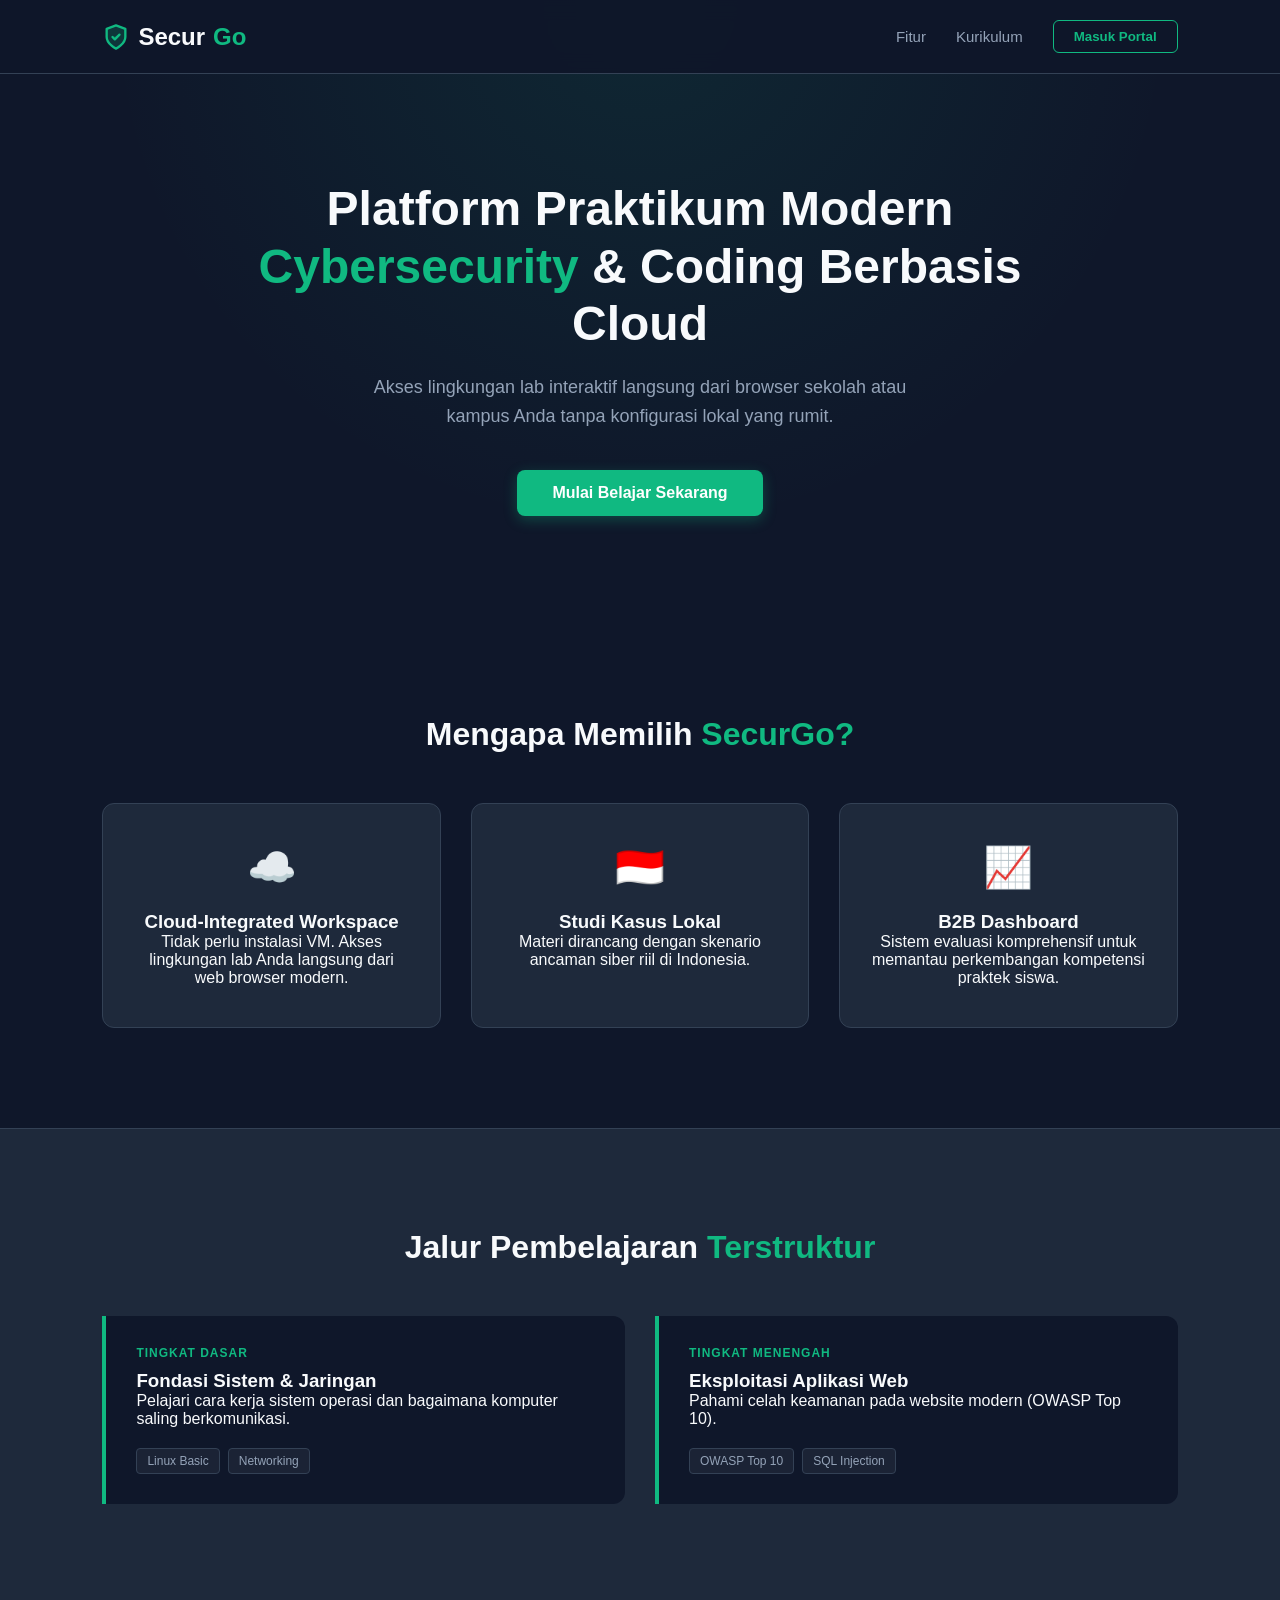
<file: index.html>
<!DOCTYPE html>
<html lang="id" style="scroll-behavior: smooth;">
<head>
    <meta charset="UTF-8">
    <meta name="viewport" content="width=device-width, initial-scale=1.0">
    <title>SecurGo - Platform Edukasi Cybersecurity & Coding</title>
    <!-- Menghubungkan file CSS -->
    <link rel="stylesheet" href="index.css">
    <!-- Logo Favicon untuk Tab Browser -->
<link rel="icon" type="image/svg+xml" href="data:image/svg+xml,<svg xmlns='http://www.w3.org/2000/svg' viewBox='0 0 24 24' fill='%2310b981'><path d='M12 22s8-4 8-10V5l-8-3-8 3v7c0 6 8 10 8 10z'/></svg>">
</head>
<body>

    <!-- ================= LANDING PAGE ================= -->
    <div id="landingView" class="view-section active-view">
        <nav class="landing-nav">
            <a href="#" class="brand">
    <!-- Logo Perisai SVG -->
    <svg xmlns="http://www.w3.org/2000/svg" viewBox="0 0 24 24" width="28" height="28" stroke="var(--primary-color)" stroke-width="2" fill="rgba(16, 185, 129, 0.2)" stroke-linecap="round" stroke-linejoin="round">
        <path d="M12 22s8-4 8-10V5l-8-3-8 3v7c0 6 8 10 8 10z"></path>
        <path d="M9 12l2 2 4-4"></path> <!-- Tanda Centang di Dalam Perisai -->
    </svg>
    Secur<span>Go</span>
</a>
            <ul class="nav-links">
                <li><a href="#features">Fitur</a></li>
                <li><a href="#kurikulum">Kurikulum</a></li>
                <li><button class="btn-login-nav" onclick="changeView('loginView')">Masuk Portal</button></li>
            </ul>
        </nav>

        <section class="hero">
            <h1>Platform Praktikum Modern <span>Cybersecurity</span> & Coding Berbasis Cloud</h1>
            <p>Akses lingkungan lab interaktif langsung dari browser sekolah atau kampus Anda tanpa konfigurasi lokal yang rumit.</p>
            <button class="btn-cta" onclick="changeView('loginView')">Mulai Belajar Sekarang</button>
        </section>

        <div id="features" class="features-section">
            <h2 class="section-title">Mengapa Memilih <span>SecurGo?</span></h2>
            <div class="features-grid">
                <div class="feature-card">
                    <div class="feature-icon">☁️</div>
                    <h3>Cloud-Integrated Workspace</h3>
                    <p>Tidak perlu instalasi VM. Akses lingkungan lab Anda langsung dari web browser modern.</p>
                </div>
                <div class="feature-card">
                    <div class="feature-icon">🇮🇩</div>
                    <h3>Studi Kasus Lokal</h3>
                    <p>Materi dirancang dengan skenario ancaman siber riil di Indonesia.</p>
                </div>
                <div class="feature-card">
                    <div class="feature-icon">📈</div>
                    <h3>B2B Dashboard</h3>
                    <p>Sistem evaluasi komprehensif untuk memantau perkembangan kompetensi praktek siswa.</p>
                </div>
            </div>
        </div>

        <div id="kurikulum" class="curriculum-section">
            <h2 class="section-title">Jalur Pembelajaran <span>Terstruktur</span></h2>
            <div class="curriculum-grid">
                <div class="curriculum-card">
                    <span class="curriculum-level">Tingkat Dasar</span>
                    <h3>Fondasi Sistem & Jaringan</h3>
                    <p>Pelajari cara kerja sistem operasi dan bagaimana komputer saling berkomunikasi.</p>
                    <div class="curriculum-tags"><span>Linux Basic</span><span>Networking</span></div>
                </div>
                <div class="curriculum-card">
                    <span class="curriculum-level">Tingkat Menengah</span>
                    <h3>Eksploitasi Aplikasi Web</h3>
                    <p>Pahami celah keamanan pada website modern (OWASP Top 10).</p>
                    <div class="curriculum-tags"><span>OWASP Top 10</span><span>SQL Injection</span></div>
                </div>
            </div>
        </div>
    </div>

    <!-- ================= LOGIN PAGE ================= -->
    <div id="loginView" class="view-section">
        <div class="login-container">
            <div class="login-card">
                <div class="login-header">
                    <div class="brand" style="justify-content: center; margin-bottom: 15px;">Secur<span>Go</span></div>
                    <h2>Selamat Datang</h2>
                </div>
                <form onsubmit="handleLogin(event)">
                    <div class="form-group">
                        <label>Email Institusi</label>
                        <input type="text" class="form-control" value="student@securgo.edu" required>
                    </div>
                    <div class="form-group">
                        <label>Kata Sandi</label>
                        <input type="password" class="form-control" value="••••••••••••" required>
                    </div>
                    <button type="submit" class="btn-submit">Masuk ke Dashboard</button>
                    <button type="button" class="btn-submit" style="background: transparent; border: 1px solid var(--primary-color); color: var(--primary-color);" onclick="changeView('adminDashboardView')">Masuk sebagai Instruktur / Dosen</button>
                </form>
                <div style="text-align: center; margin-top: 20px;">
                    <a href="#" onclick="changeView('landingView')" style="color: var(--text-muted); text-decoration: none; font-size: 14px;">← Kembali ke Utama</a>
                </div>
            </div>
        </div>
    </div>

    <!-- ================= DASHBOARD ================= -->
    <div id="dashboardView" class="view-section">
        <div class="dashboard-layout">
            <div class="sidebar">
                <div class="logo-box" onclick="changeView('landingView')" style="display: flex; justify-content: center; align-items: center; width: 100%;">
    <svg xmlns="http://www.w3.org/2000/svg" viewBox="0 0 24 24" width="32" height="32" stroke="var(--primary-color)" stroke-width="2" fill="none" stroke-linecap="round" stroke-linejoin="round">
        <path d="M12 22s8-4 8-10V5l-8-3-8 3v7c0 6 8 10 8 10z"></path>
    </svg>
</div>
                <div class="nav-item active" title="Dashboard">
    <!-- Ikon Dashboard (Grid 4 Kotak) -->
    <svg xmlns="http://www.w3.org/2000/svg" width="22" height="22" viewBox="0 0 24 24" fill="none" stroke="currentColor" stroke-width="2" stroke-linecap="round" stroke-linejoin="round">
        <rect x="3" y="3" width="7" height="7" rx="1"></rect>
        <rect x="14" y="3" width="7" height="7" rx="1"></rect>
        <rect x="14" y="14" width="7" height="7" rx="1"></rect>
        <rect x="3" y="14" width="7" height="7" rx="1"></rect>
    </svg>
</div>
            </div>
            <div class="main-content">
                <header class="dash-header">
                    <h2>Portal Belajar</h2>
                    <div class="user-profile">
                        <div class="avatar">MR</div>
                        <div>
                            <div style="font-size: 15px; font-weight: 600;">Muhamad Rifa Firdaus</div>
                            <div style="font-size: 12px; color: var(--text-muted);">Mahasiswa</div>
                        </div>
                    </div>
                </header>
                <main class="dash-body" style="display: flex; gap: 30px;">
                    <!-- Sisi Kiri: Ruang Praktikum -->
                    <div style="flex: 2;">
                        <div style="display: flex; justify-content: space-between; align-items: flex-end; margin-bottom: 25px;">
                            <h1 style="margin-bottom: 0;">Ruang Praktikum</h1>
                            <div style="background: rgba(16, 185, 129, 0.1); border: 1px solid var(--primary-color); padding: 8px 15px; border-radius: 8px; color: var(--primary-color); font-weight: bold;">
                                ⭐ 1,250 XP (Level 4)
                            </div>
                        </div>

                        <div class="rooms-grid" style="grid-template-columns: 1fr;">
                            <div class="room-card" style="flex-direction: row; padding: 20px; align-items: center; gap: 20px;">
                                <div style="background: #f59e0b; width: 80px; height: 80px; border-radius: 12px; display: flex; justify-content: center; align-items: center; font-size: 30px;">🐧</div>
                                <div style="flex: 1;">
                                    <span class="room-badge-linux" style="margin-bottom: 5px;">LINUX</span>
                                    <h3 style="margin-bottom: 5px;">Pengenalan Linux Basic</h3>
                                    <p style="color: var(--text-muted); font-size: 14px;">Pelajari perintah dasar navigasi, manipulasi file, dan manajemen hak akses.</p>
                                </div>
                                <a href="lab.html" target="_blank" class="btn-join-room" style="width: auto; padding: 12px 25px; margin-top: 0;">Masuk Lab</a>
                            </div>
                            
                            <div class="room-card" style="flex-direction: row; padding: 20px; align-items: center; gap: 20px; opacity: 0.6;">
                                <div style="background: var(--surface-light); width: 80px; height: 80px; border-radius: 12px; display: flex; justify-content: center; align-items: center; font-size: 30px;">🔒</div>
                                <div style="flex: 1;">
                                    <span style="background: var(--text-muted); color: white; padding: 4px 10px; font-size: 11px; font-weight: bold; border-radius: 4px; display: inline-block; margin-bottom: 5px;">WEB SEC</span>
                                    <h3 style="margin-bottom: 5px;">OWASP Top 10 Fundamentals</h3>
                                    <p style="color: var(--text-muted); font-size: 14px;">Selesaikan modul Linux Basic untuk membuka tantangan ini.</p>
                                </div>
                                <button class="btn-join-room" style="width: auto; padding: 12px 25px; background: transparent; border: 1px solid var(--border-color); color: var(--text-muted); cursor: not-allowed;">Terkunci</button>
                            </div>
                        </div>
                    </div>

                    <!-- Sisi Kanan: Papan Peringkat (Gamifikasi) -->
                    <div style="flex: 1; background: var(--surface-color); border-radius: 14px; border: 1px solid var(--border-color); padding: 25px;">
                        <h3 style="margin-bottom: 20px; border-bottom: 1px solid var(--border-color); padding-bottom: 10px;">🏆 Papan Peringkat Kelas</h3>
                        
                        <div style="display: flex; flex-direction: column; gap: 15px;">
                            <!-- Rank 1 -->
                            <div style="display: flex; align-items: center; gap: 15px; padding: 10px; background: rgba(255, 215, 0, 0.1); border-radius: 8px; border: 1px solid rgba(255, 215, 0, 0.3);">
                                <div style="font-weight: bold; color: #ffd700; width: 20px; text-align: center;">1</div>
                                <div style="width: 30px; height: 30px; background: #3b82f6; border-radius: 50%; font-size: 10px; display: flex; justify-content: center; align-items: center; color: white;">AA</div>
                                <div style="flex: 1; font-size: 14px; font-weight: bold;">Abdul Aziz</div>
                                <div style="font-size: 12px; color: var(--primary-color); font-weight: bold;">3,400 XP</div>
                            </div>

                            <!-- Rank 2 -->
                            <div style="display: flex; align-items: center; gap: 15px; padding: 10px;">
                                <div style="font-weight: bold; color: #c0c0c0; width: 20px; text-align: center;">2</div>
                                <div style="width: 30px; height: 30px; background: #8b5cf6; border-radius: 50%; font-size: 10px; display: flex; justify-content: center; align-items: center; color: white;">H</div>
                                <div style="flex: 1; font-size: 14px; font-weight: bold;">Harsya</div>
                                <div style="font-size: 12px; color: var(--primary-color); font-weight: bold;">2,850 XP</div>
                            </div>

                            <!-- Rank 3 (Current User) -->
                            <div style="display: flex; align-items: center; gap: 15px; padding: 10px; background: var(--surface-light); border-radius: 8px;">
                                <div style="font-weight: bold; color: #cd7f32; width: 20px; text-align: center;">3</div>
                                <div style="width: 30px; height: 30px; background: var(--accent-blue); border-radius: 50%; font-size: 10px; display: flex; justify-content: center; align-items: center; color: white;">MR</div>
                                <div style="flex: 1; font-size: 14px; font-weight: bold;">Muhamad Rifa Firdaus</div>
                                <div style="font-size: 12px; color: var(--primary-color); font-weight: bold;">1,250 XP</div>
                            </div>
                        </div>
                    </div>
                </main>
            </div>
        </div>
    </div>

    <!-- Menghubungkan file JavaScript -->
    <script src="index.js"></script>

<!-- ================= ADMIN DASHBOARD ================= -->
<div id="adminDashboardView" class="view-section">
    <div class="dashboard-layout">
        <div class="sidebar">
            <div class="logo-box" onclick="changeView('landingView')" style="display: flex; justify-content: center; align-items: center; width: 100%;">
    <svg xmlns="http://www.w3.org/2000/svg" viewBox="0 0 24 24" width="32" height="32" stroke="var(--primary-color)" stroke-width="2" fill="none" stroke-linecap="round" stroke-linejoin="round">
        <path d="M12 22s8-4 8-10V5l-8-3-8 3v7c0 6 8 10 8 10z"></path>
    </svg>
</div>
            <div class="nav-item active" title="Admin Panel">
    <!-- Ikon Admin (User Setting) -->
    <svg xmlns="http://www.w3.org/2000/svg" width="22" height="22" viewBox="0 0 24 24" fill="none" stroke="currentColor" stroke-width="2" stroke-linecap="round" stroke-linejoin="round">
        <path d="M16 21v-2a4 4 0 0 0-4-4H5a4 4 0 0 0-4 4v2"></path>
        <circle cx="8.5" cy="7" r="4"></circle>
        <line x1="20" y1="8" x2="20" y2="14"></line>
        <line x1="17" y1="11" x2="23" y2="11"></line>
    </svg>
</div>
        </div>
        <div class="main-content">
            <header class="dash-header">
                <h2>Portal Instruktur B2B</h2>
                <div class="user-profile">
                    <div class="avatar" style="background: #ef4444;">AD</div>
                    <div>
                        <div style="font-size: 15px; font-weight: 600;">Admin Universitas</div>
                    </div>
                </div>
            </header>
            <main class="dash-body">
                <div style="display: flex; gap: 20px; margin-bottom: 30px;">
                    <div class="stat-card">
                        <h4>Total Siswa Aktif</h4>
                        <div class="num">124</div>
                    </div>
                    <div class="stat-card">
                        <h4>Rata-rata Penyelesaian Lab</h4>
                        <div class="num">78%</div>
                    </div>
                    <div class="stat-card">
                        <h4>Alert Sistem</h4>
                        <div class="num" style="color: #f59e0b;">2 Siswa Kesulitan</div>
                    </div>
                </div>

                <div style="background: var(--surface-color); border-radius: 12px; border: 1px solid var(--border-color); padding: 25px;">
                    <h3>Progress Siswa (Kelas Keamanan Siber)</h3>
                    <table class="admin-table">
                        <thead>
                            <tr>
                                <th>Nama Siswa</th>
                                <th>Modul Terakhir</th>
                                <th>Status</th>
                                <th>XP</th>
                                <th>Aksi</th>
                            </tr>
                        </thead>
                        <tbody>
                            <tr>
                                <td>Abdul Aziz</td>
                                <td>Network Forensics</td>
                                <td><span style="color: var(--primary-color);">Selesai</span></td>
                                <td>3,400</td>
                                <td><button style="padding: 5px 10px; background: #3b82f6; border: none; color: white; border-radius: 4px; cursor: pointer;">Lihat Log</button></td>
                            </tr>
                            <tr>
                                <td style="font-weight: bold; color: white;">Muhamad Rifa Firdaus</td>
                                <td>Linux Basic</td>
                                <td><span style="color: #f59e0b;">Sedang Mengerjakan</span></td>
                                <td>1,250</td>
                                <td><button style="padding: 5px 10px; background: #3b82f6; border: none; color: white; border-radius: 4px; cursor: pointer;">Lihat Log</button></td>
                            </tr>
                        </tbody>
                    </table>
                </div>
            </main>
        </div>
    </div>
</div>

</body>
</html>
</file>
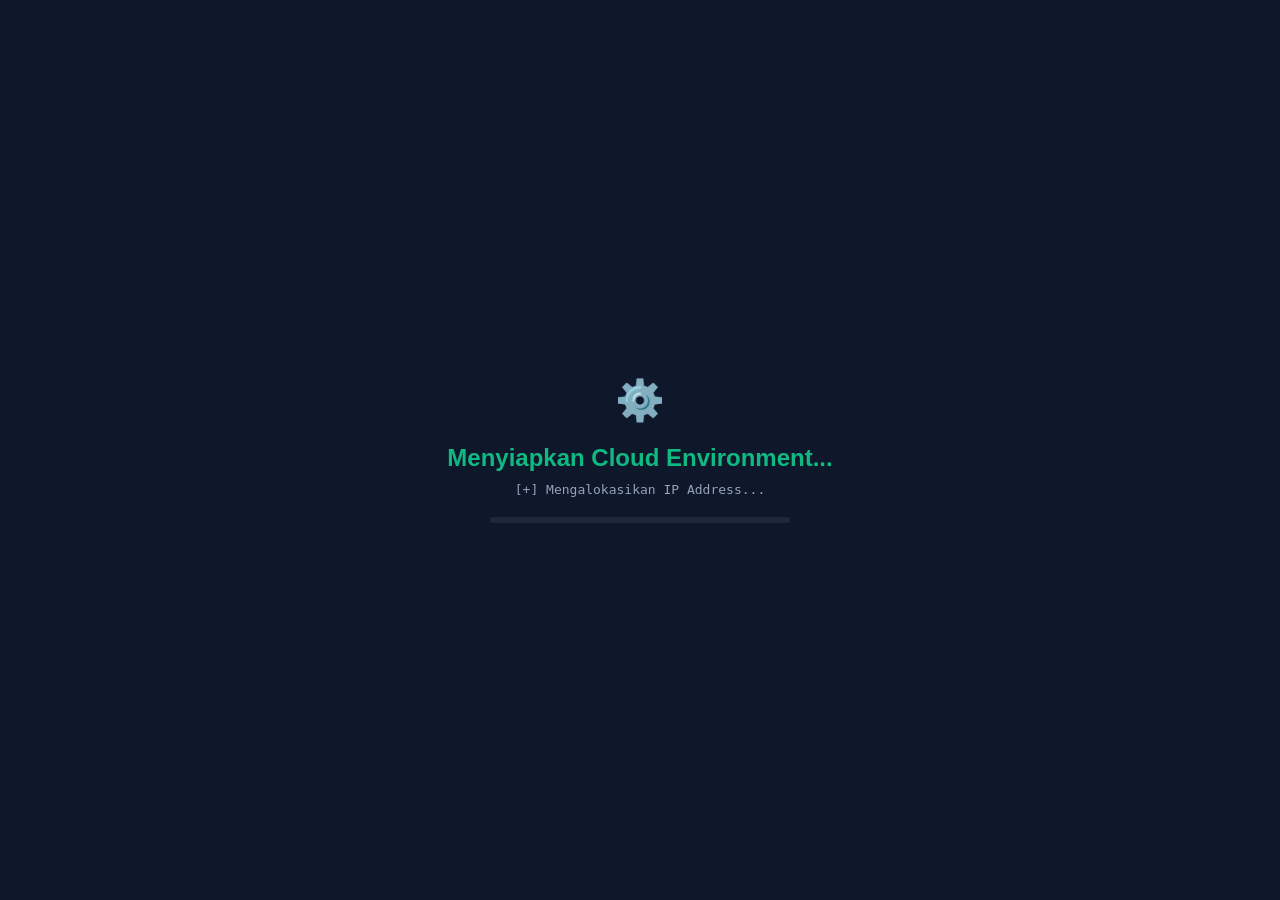
<file: lab.html>
<!DOCTYPE html>
<html lang="id">
<head>
    <meta charset="UTF-8">
    <meta name="viewport" content="width=device-width, initial-scale=1.0">
    <title>SecurGo - Workspace Lab</title>
    <!-- Menghubungkan file CSS Lab -->
    <link rel="stylesheet" href="lab.css">
    <!-- Logo Favicon untuk Tab Browser -->
<link rel="icon" type="image/svg+xml" href="data:image/svg+xml,<svg xmlns='http://www.w3.org/2000/svg' viewBox='0 0 24 24' fill='%2310b981'><path d='M12 22s8-4 8-10V5l-8-3-8 3v7c0 6 8 10 8 10z'/></svg>">
</head>
<body>

    <!-- LAYAR LOADING SIMULASI DEPLOY VM -->
    <div id="vmLoader" style="position: fixed; top: 0; left: 0; width: 100vw; height: 100vh; background-color: var(--bg-color); z-index: 9999; display: flex; flex-direction: column; justify-content: center; align-items: center;">
        <div style="font-size: 40px; margin-bottom: 20px;">⚙️</div>
        <h2 style="color: var(--primary-color); margin-bottom: 10px;">Menyiapkan Cloud Environment...</h2>
        <p id="loadingStatus" style="color: var(--text-muted); font-family: monospace;">[+] Mengalokasikan IP Address...</p>
        
        <div style="width: 300px; height: 6px; background: var(--surface-color); border-radius: 3px; margin-top: 20px; overflow: hidden;">
            <div id="loadingBar" style="height: 100%; width: 0%; background: var(--primary-color); transition: width 0.5s;"></div>
        </div>
    </div>

    <!-- Header & Tab Manager -->
    <!-- Header & Tab Manager -->
    <header class="lab-header">
        <div class="header-title" style="display: flex; align-items: center; gap: 10px;">
            <!-- Logo Perisai SVG di Header Lab -->
            <svg xmlns="http://www.w3.org/2000/svg" viewBox="0 0 24 24" width="24" height="24" stroke="var(--primary-color)" stroke-width="2" fill="rgba(16, 185, 129, 0.2)" stroke-linecap="round" stroke-linejoin="round">
                <path d="M12 22s8-4 8-10V5l-8-3-8 3v7c0 6 8 10 8 10z"></path>
                <path d="M12 8v4"></path>
                <path d="M12 16h.01"></path>
            </svg>
            <span style="font-weight: 800; letter-spacing: 1px;">Secur<span style="color: var(--primary-color);">Go</span></span> 
            <span style="color: var(--text-muted); margin: 0 5px;">|</span>
            Room: Linux Basic 
            <span class="status" style="margin-left: 10px;">● Cloud Active</span>
        </div>
        <div class="tab-bar">
            <!-- Memasukkan event ke dalam fungsi switchTab -->
            <div class="tab active" onclick="switchTab(event, 'instruction')">📜 Instruksi</div>
            <div class="tab" onclick="switchTab(event, 'terminal')">💻 Terminal Mesin</div>
        </div>
    </header>

    <!-- TAB 1: INSTRUCTION -->
    <div id="instructionContent" class="tab-content active-tab">
        <!-- TAB 1: INSTRUCTION (DENGAN STORYTELLING) -->
<div class="instruction-panel">
    
    <!-- Header Misi -->
    <div style="background: rgba(16, 185, 129, 0.1); border-left: 4px solid var(--primary-color); padding: 20px; border-radius: 4px 8px 8px 4px; margin-bottom: 25px;">
        <h2 style="color: var(--primary-color); margin-bottom: 5px; font-size: 22px;">Misi: Investigasi ShadowNode</h2>
        <span style="font-size: 12px; font-weight: bold; color: var(--text-muted); text-transform: uppercase; letter-spacing: 1px;">Kategori: Forensik Server & Operasi Dasar</span>
    </div>

    <!-- Briefing Kasus (Storytelling) -->
    <div class="card">
        <h3 style="color: white; margin-bottom: 15px; border-bottom: 1px solid var(--border-color); padding-bottom: 10px;">📋 Briefing Intelijen</h3>
        <p>Pagi ini, tim Security Operations Center (SOC) kami mendeteksi lonjakan lalu lintas data yang tidak lazim menuju sebuah server anonim di wilayah Bogor, Jawa Barat.</p>
        <p>Kami mencurigai server ini digunakan sebagai titik distribusi (*drop zone*) untuk sebuah malware baru yang menargetkan sistem akademik universitas. Tim kami berhasil menembus lapisan keamanan pertama dan menempatkan Anda di dalam sistem server tersebut menggunakan kredensial tingkat rendah (<code>student</code>).</p>
        <p style="color: #f59e0b; font-weight: 500; font-style: italic;">Tugas Anda: Temukan direktori tempat malware tersebut disimpan dan identifikasi "Hash Signature" (barang bukti digital) yang ditinggalkan oleh pelaku.</p>
    </div>

    <!-- Langkah Teknis -->
    <div class="card">
        <h3 style="color: white; margin-bottom: 15px; border-bottom: 1px solid var(--border-color); padding-bottom: 10px;">🎯 Objektif & Instruksi</h3>
        
        <div style="margin-bottom: 15px;">
            <strong style="color: var(--text-main);">Langkah 1: Pemetaan Sistem</strong>
            <p style="margin-top: 5px; font-size: 14px;">Buka tab <strong>Terminal Mesin</strong>. Saat Anda baru masuk, Anda buta terhadap lingkungan sekitar. Gunakan utilitas dasar Linux untuk melihat daftar berkas yang ada di direktori Anda saat ini.</p>
            <div style="background: rgba(0,0,0,0.3); padding: 10px; border-radius: 6px; font-family: monospace; font-size: 13px; margin-top: 8px; color: var(--text-muted);">
                > Ketik perintah: <span style="color: #3b82f6;">ls</span>
            </div>
        </div>

        <div>
            <strong style="color: var(--text-main);">Langkah 2: Ekstraksi Barang Bukti</strong>
            <p style="margin-top: 5px; font-size: 14px;">Anda seharusnya melihat sebuah file teks yang disembunyikan. Pelaku biasanya meninggalkan rekam jejak pada file teks. Buka dan baca isi dari file <strong>flag.txt</strong> untuk menemukan kodenya.</p>
            <div style="background: rgba(0,0,0,0.3); padding: 10px; border-radius: 6px; font-family: monospace; font-size: 13px; margin-top: 8px; color: var(--text-muted);">
                > Ketik perintah: <span style="color: #3b82f6;">cat flag.txt</span>
            </div>
        </div>
    </div>

    <!-- Area Pengumpulan Bukti -->
    <div class="flag-section">
        <label style="font-weight: bold; color: var(--text-main); font-size: 15px;">🔍 Masukkan Hash Barang Bukti (Kode Flag):</label>
        <div class="input-group" style="margin-top: 15px;">
            <input type="text" id="flagInput" placeholder="SecurGo{...}" style="font-family: monospace;">
            <button onclick="submitFlag()" id="btnSubmitFlag" style="font-size: 15px; letter-spacing: 0.5px;">Kirim Bukti</button>
        </div>
    </div>
</div>
    </div>

    <!-- TAB 2: TERMINAL -->
    <div id="terminalContent" class="tab-content">
        <div class="terminal-panel" id="terminalContainer">
            <div id="terminalOutput">
                <div class="terminal-line">SecurGo Engine v1.0.0 - Cloud Server Initiated</div>
                <div class="terminal-line">Ketik 'help' untuk daftar instruksi konsol.</div><br>
            </div>
            
            <div class="terminal-input-wrapper">
                <span class="terminal-prompt">student@securgo</span>:<span class="terminal-dir">~</span>$ 
                <input type="text" class="terminal-input" id="termInput" autocomplete="off">
            </div>
        </div>
    </div>

    <!-- Menghubungkan file JavaScript Lab -->
    <script src="lab.js"></script>
</body>
</html>
</file>
<file: index.css>
:root {
    --bg-color: #0f172a;
    --surface-color: #1e293b;
    --surface-light: #334155;
    --primary-color: #10b981;
    --primary-hover: #059669;
    --accent-blue: #3b82f6;
    --text-main: #f8fafc;
    --text-muted: #94a3b8;
    --border-color: #334155;
}

* { margin: 0; padding: 0; box-sizing: border-box; }
body { font-family: 'Segoe UI', Tahoma, Geneva, Verdana, sans-serif; background-color: var(--bg-color); color: var(--text-main); min-height: 100vh; overflow-x: hidden; }

/* View Controller */
.view-section { display: none; min-height: 100vh; }
.view-section.active-view { display: block; }
.view-section.active-view-flex { display: flex; }

/* Landing Page */
.landing-nav { display: flex; justify-content: space-between; align-items: center; padding: 20px 8%; background-color: rgba(15, 23, 42, 0.95); backdrop-filter: blur(10px); position: fixed; width: 100%; top: 0; z-index: 100; border-bottom: 1px solid var(--border-color); }
.brand { font-size: 24px; font-weight: bold; color: var(--text-main); display: flex; align-items: center; gap: 8px; text-decoration: none; }
.brand span { color: var(--primary-color); }
.nav-links { display: flex; gap: 30px; list-style: none; align-items: center; }
.nav-links a { color: var(--text-muted); text-decoration: none; transition: 0.3s; font-size: 15px; }
.nav-links a:hover { color: var(--primary-color); }
.btn-login-nav { background-color: transparent; border: 1px solid var(--primary-color); color: var(--primary-color); padding: 8px 20px; border-radius: 6px; cursor: pointer; font-weight: bold; transition: 0.3s; }
.btn-login-nav:hover { background-color: var(--primary-color); color: white; }

.hero { padding: 180px 8% 100px 8%; display: flex; flex-direction: column; align-items: center; text-align: center; background: radial-gradient(circle at top, rgba(16, 185, 129, 0.1) 0%, transparent 60%); }
.hero h1 { font-size: 48px; max-width: 800px; line-height: 1.2; margin-bottom: 20px; }
.hero h1 span { color: var(--primary-color); }
.hero p { font-size: 18px; color: var(--text-muted); max-width: 600px; margin-bottom: 40px; line-height: 1.6; }
.btn-cta { background-color: var(--primary-color); color: white; padding: 14px 35px; border-radius: 8px; font-size: 16px; font-weight: bold; border: none; cursor: pointer; transition: 0.3s; box-shadow: 0 4px 14px rgba(16, 185, 129, 0.3); }
.btn-cta:hover { background-color: var(--primary-hover); transform: translateY(-2px); }

.section-title { text-align: center; font-size: 32px; margin-bottom: 50px; color: var(--text-main); }
.section-title span { color: var(--primary-color); }

.features-section { padding: 100px 8%; background-color: var(--bg-color); }
.features-grid { display: grid; grid-template-columns: repeat(auto-fit, minmax(300px, 1fr)); gap: 30px; }
.feature-card { background-color: var(--surface-color); padding: 40px 30px; border-radius: 12px; border: 1px solid var(--border-color); transition: 0.3s; text-align: center; }
.feature-card:hover { transform: translateY(-5px); border-color: var(--primary-color); box-shadow: 0 10px 20px rgba(0,0,0,0.2); }
.feature-icon { font-size: 40px; margin-bottom: 20px; }

.curriculum-section { padding: 100px 8%; background-color: var(--surface-color); border-top: 1px solid var(--border-color); }
.curriculum-grid { display: grid; grid-template-columns: repeat(auto-fit, minmax(350px, 1fr)); gap: 30px; }
.curriculum-card { background-color: var(--bg-color); border-left: 4px solid var(--primary-color); padding: 30px; border-radius: 0 12px 12px 0; transition: 0.3s; }
.curriculum-card:hover { box-shadow: 0 5px 15px rgba(16, 185, 129, 0.1); }
.curriculum-level { font-size: 12px; font-weight: bold; color: var(--primary-color); text-transform: uppercase; letter-spacing: 1px; margin-bottom: 10px; display: block; }
.curriculum-tags { display: flex; flex-wrap: wrap; gap: 8px; margin-top: 20px; }
.curriculum-tags span { background-color: rgba(255,255,255,0.05); padding: 5px 10px; border-radius: 4px; font-size: 12px; color: var(--text-muted); border: 1px solid var(--border-color); }

/* Login Page */
.login-container { display: flex; justify-content: center; align-items: center; min-height: 100vh; background: radial-gradient(circle at bottom right, rgba(59, 130, 246, 0.1) 0%, transparent 50%); }
.login-card { background-color: var(--surface-color); width: 100%; max-width: 420px; padding: 40px; border-radius: 16px; border: 1px solid var(--border-color); box-shadow: 0 10px 25px rgba(0,0,0,0.3); }
.login-header { text-align: center; margin-bottom: 30px; }
.form-group { margin-bottom: 20px; }
.form-group label { display: block; margin-bottom: 8px; font-size: 14px; color: var(--text-muted); }
.form-control { width: 100%; padding: 12px; background-color: var(--bg-color); border: 1px solid var(--border-color); border-radius: 8px; color: white; font-size: 15px; outline: none; }
.form-control:focus { border-color: var(--primary-color); }
.btn-submit { width: 100%; padding: 12px; background-color: var(--primary-color); color: white; border: none; border-radius: 8px; font-size: 16px; font-weight: bold; cursor: pointer; margin-top: 10px; }

/* Dashboard */
.dashboard-layout { display: flex; height: 100vh; width: 100vw; overflow: hidden; }
.sidebar { width: 80px; background-color: var(--surface-color); display: flex; flex-direction: column; align-items: center; padding: 20px 0; border-right: 1px solid var(--border-color); flex-shrink: 0; }
.logo-box { font-weight: bold; color: var(--primary-color); font-size: 24px; margin-bottom: 40px; cursor: pointer; }
.nav-item { width: 50px; height: 50px; background-color: var(--bg-color); border-radius: 12px; margin-bottom: 15px; display: flex; justify-content: center; align-items: center; cursor: pointer; font-weight: bold; color: var(--text-muted); }
.nav-item:hover, .nav-item.active { background-color: var(--primary-color); color: #fff; }
.main-content { flex: 1; display: flex; flex-direction: column; overflow: hidden; }
.dash-header { height: 70px; background-color: var(--surface-color); border-bottom: 1px solid var(--border-color); display: flex; align-items: center; padding: 0 40px; justify-content: space-between; }
.user-profile { display: flex; align-items: center; gap: 12px; }
.avatar { width: 36px; height: 36px; background-color: var(--accent-blue); border-radius: 50%; display: flex; justify-content: center; align-items: center; font-weight: bold; font-size: 14px; }
.dash-body { flex: 1; padding: 40px; overflow-y: auto; }
.rooms-grid { display: grid; grid-template-columns: repeat(auto-fill, minmax(320px, 1fr)); gap: 25px; }
.room-card { background-color: var(--surface-color); border-radius: 14px; border: 1px solid var(--border-color); display: flex; flex-direction: column; transition: 0.3s; }
.room-card:hover { transform: translateY(-3px); border-color: rgba(16, 185, 129, 0.4); }
.room-details { padding: 25px; flex: 1; display: flex; flex-direction: column; }
.room-badge-linux { background: #f59e0b; color: white; padding: 4px 10px; font-size: 11px; font-weight: bold; border-radius: 4px; display: inline-block; margin-bottom: 15px; }
.btn-join-room { width: 100%; background-color: var(--surface-light); color: white; border: none; padding: 12px; border-radius: 8px; cursor: pointer; font-weight: bold; text-align: center; text-decoration: none; display: inline-block; margin-top: auto; }
.room-card:hover .btn-join-room { background-color: var(--primary-color); }

/* --- THREAT TICKER --- */
.threat-ticker { background-color: rgba(239, 68, 68, 0.1); border-bottom: 1px solid #ef4444; color: #ef4444; padding: 8px 20px; font-size: 13px; font-weight: bold; overflow: hidden; white-space: nowrap; position: relative; display: flex; align-items: center; }
.ticker-content { display: inline-block; animation: scrollTicker 20s linear infinite; }
@keyframes scrollTicker { 0% { transform: translateX(100vw); } 100% { transform: translateX(-100%); } }

/* --- ADMIN DASHBOARD --- */
.stat-card { background: var(--surface-light); padding: 20px; border-radius: 12px; border: 1px solid var(--border-color); flex: 1; }
.stat-card h4 { color: var(--text-muted); font-size: 14px; margin-bottom: 10px; }
.stat-card .num { font-size: 28px; font-weight: bold; color: var(--primary-color); }
.admin-table { width: 100%; border-collapse: collapse; margin-top: 20px; }
.admin-table th, .admin-table td { padding: 12px 15px; text-align: left; border-bottom: 1px solid var(--border-color); }
.admin-table th { color: var(--text-muted); font-size: 14px; }
</file>
<file: lab.css>
:root {
    --bg-color: #0f172a;
    --surface-color: #1e293b;
    --primary-color: #10b981;
    --text-main: #f8fafc;
    --text-muted: #94a3b8;
    --border-color: #334155;
    --terminal-bg: #000000;
}

* { margin: 0; padding: 0; box-sizing: border-box; }
body { font-family: 'Segoe UI', Tahoma, Geneva, Verdana, sans-serif; background-color: var(--bg-color); color: var(--text-main); height: 100vh; display: flex; flex-direction: column; overflow: hidden; }

/* HEADER & TAB BAR */
.lab-header { background-color: var(--surface-color); border-bottom: 1px solid var(--border-color); display: flex; align-items: flex-end; justify-content: space-between; padding: 0 20px; height: 60px; }
.header-title { padding-bottom: 15px; font-weight: bold; color: var(--text-main); display: flex; gap: 20px; align-items: center; }
.status { font-size: 12px; background: rgba(16, 185, 129, 0.2); color: var(--primary-color); padding: 4px 10px; border-radius: 20px; border: 1px solid var(--primary-color); }

.tab-bar { display: flex; gap: 5px; }
.tab { padding: 12px 25px; background: var(--bg-color); cursor: pointer; border-radius: 8px 8px 0 0; color: var(--text-muted); font-size: 14px; border: 1px solid transparent; border-bottom: none; font-weight: 600; }
.tab.active { background: var(--bg-color); color: var(--primary-color); border-color: var(--border-color); position: relative; }
.tab.active::after { content: ''; position: absolute; bottom: -1px; left: 0; right: 0; height: 2px; background: var(--bg-color); }

/* CONTENT AREA */
.tab-content { display: none; flex: 1; height: calc(100vh - 60px); }
.tab-content.active-tab { display: flex; }

/* INSTRUCTION PANEL */
.instruction-panel { width: 100%; max-width: 800px; margin: 0 auto; padding: 40px; overflow-y: auto; }
.card { background: var(--surface-color); padding: 30px; border-radius: 12px; border: 1px solid var(--border-color); margin-bottom: 20px; }
.card h2 { color: var(--primary-color); margin-bottom: 15px; }
.card p { color: var(--text-muted); line-height: 1.6; margin-bottom: 15px; }
code { background: #000; padding: 2px 6px; border-radius: 4px; color: #e2e8f0; font-family: monospace; }
.flag-section { margin-top: 30px; padding-top: 20px; border-top: 1px solid var(--border-color); }
.flag-section label { color: var(--text-muted); font-size: 14px; }
.input-group { display: flex; gap: 10px; margin-top: 10px; }
.input-group input { flex: 1; padding: 12px; border-radius: 6px; border: 1px solid var(--border-color); background: var(--bg-color); color: white; outline: none; }
.input-group button { background: var(--primary-color); color: white; border: none; padding: 0 20px; border-radius: 6px; cursor: pointer; font-weight: bold; }

/* TERMINAL PANEL */
.terminal-panel { width: 100%; background: var(--terminal-bg); padding: 20px; font-family: 'Courier New', Courier, monospace; overflow-y: auto; display: flex; flex-direction: column; }
.terminal-line { margin-bottom: 5px; line-height: 1.4; color: #22c55e; }
.terminal-prompt { color: var(--primary-color); }
.terminal-dir { color: #3b82f6; }
.terminal-input-wrapper { display: flex; align-items: center; margin-top: 5px; }
.terminal-input { flex: 1; background: transparent; border: none; color: white; font-family: 'Courier New', Courier, monospace; font-size: 16px; outline: none; margin-left: 10px; }

/* --- SPLIT SCREEN LAYOUT --- */
.workspace-grid {
    display: grid;
    grid-template-columns: 1fr 1fr; /* Membagi layar 50:50 */
    gap: 2px;
    background-color: var(--border-color);
    height: calc(100vh - 60px); /* Sisa tinggi setelah header */
}

.workspace-panel {
    background-color: var(--bg-color);
    overflow-y: auto;
    padding: 20px;
}
</file>
